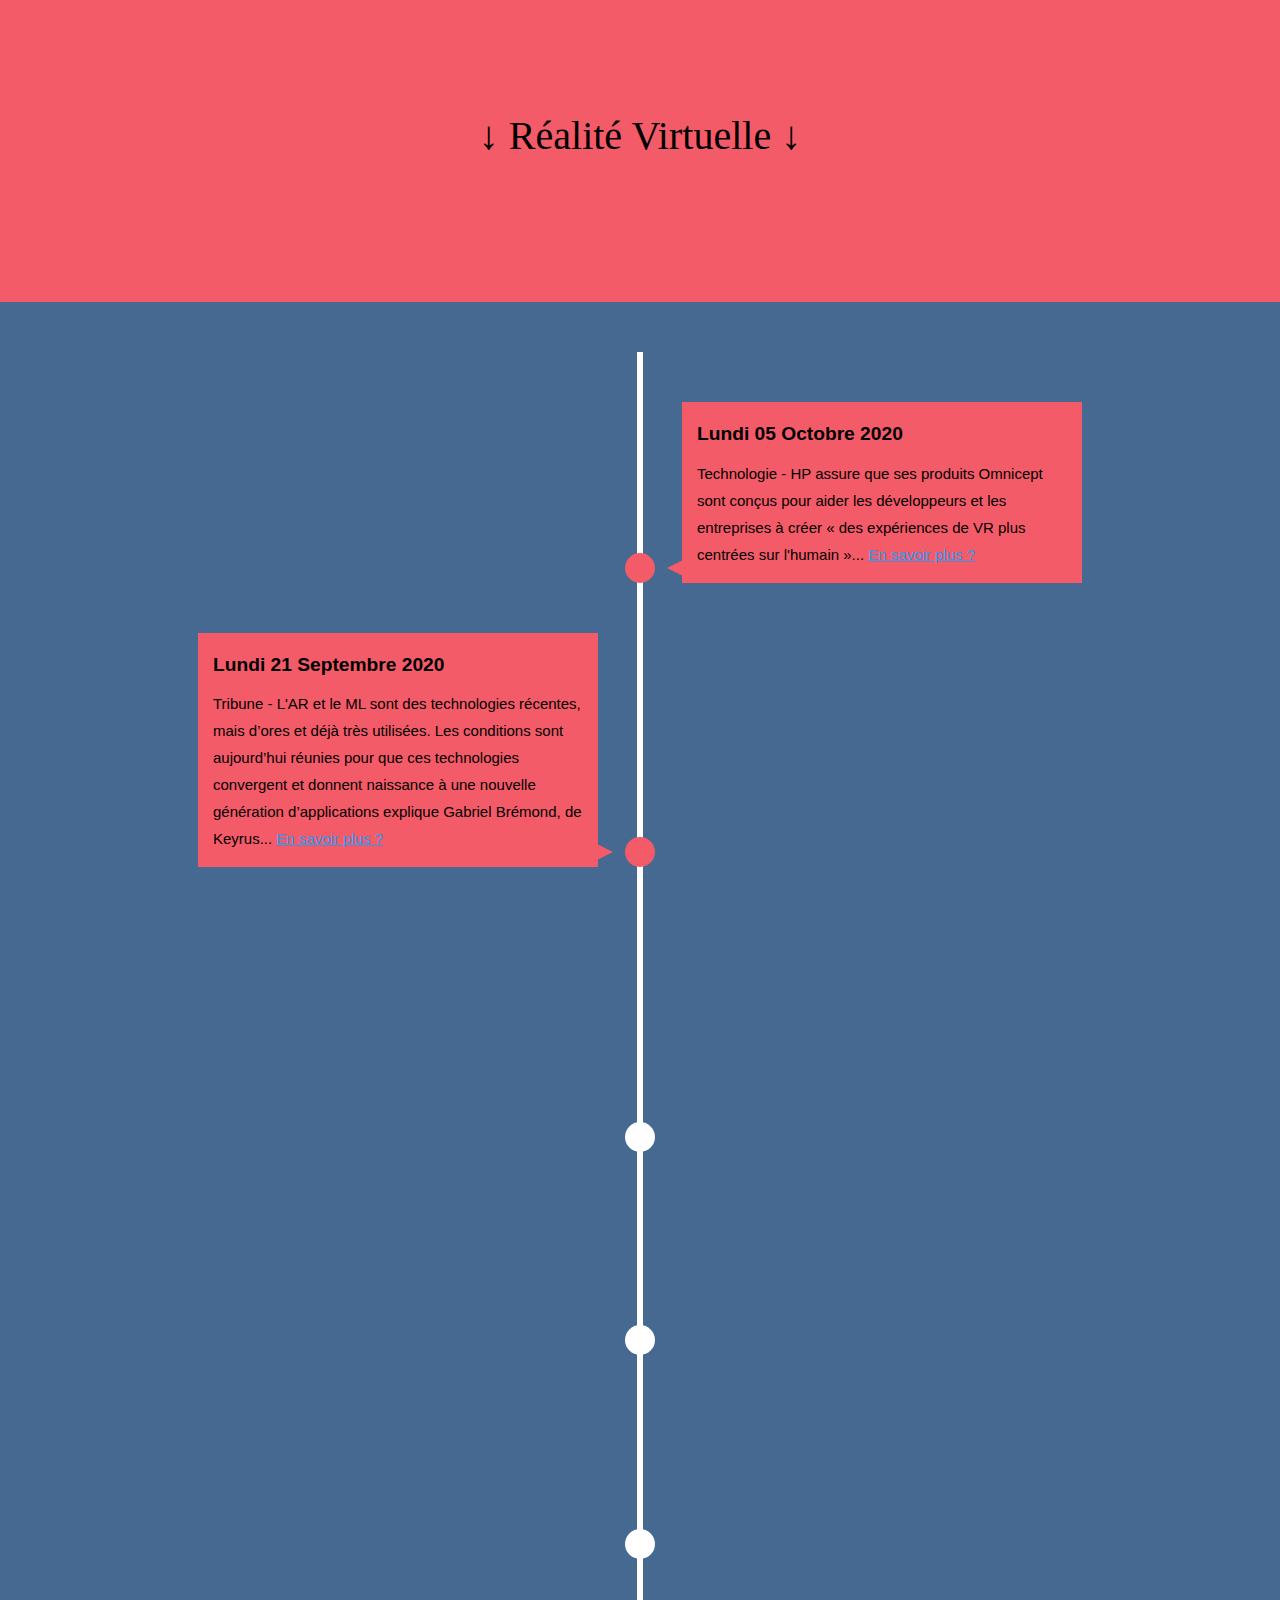
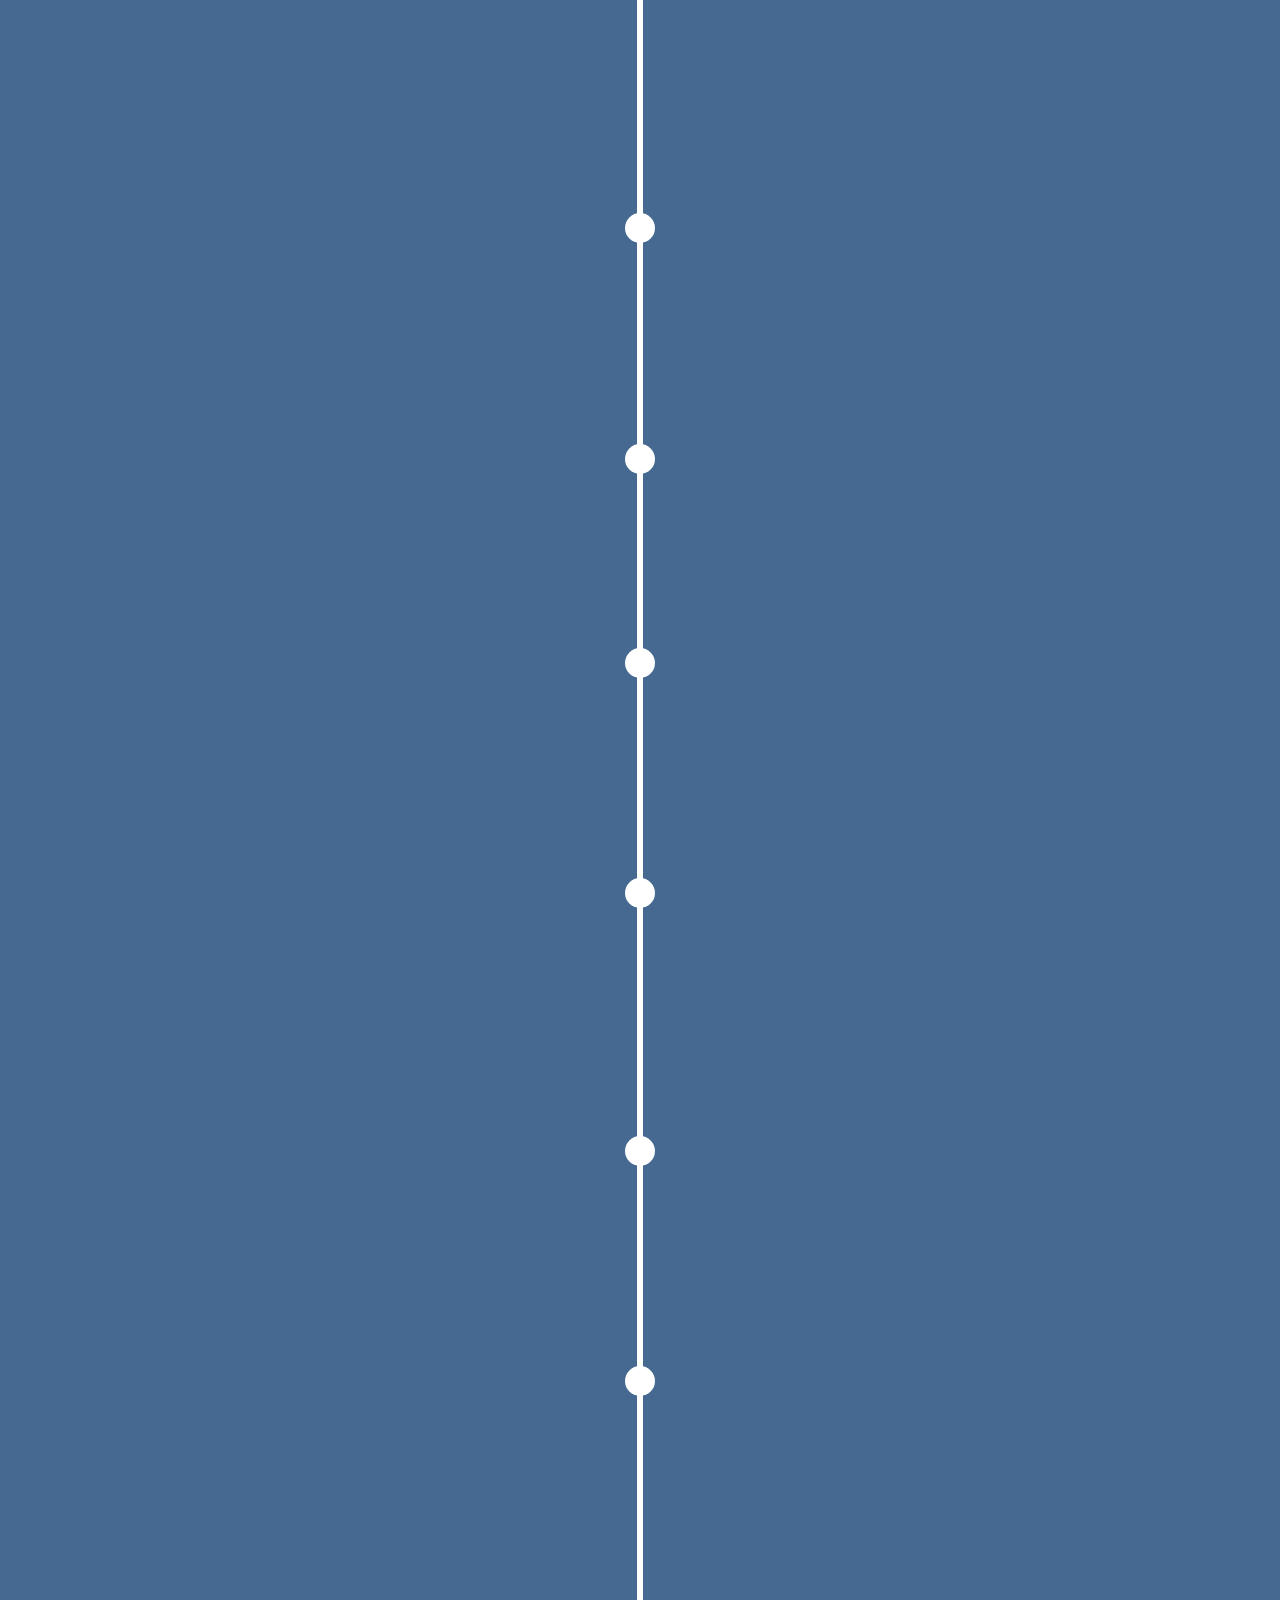
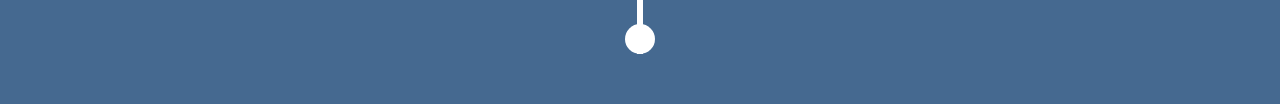
<file: veilletechnologique.html>
<!DOCTYPE html>
<html>
<head>
	<title>Portfolio || Veille Technologique</title>
	<meta charset="utf-8">
	<link rel="stylesheet" href="css/style.css">
	<link href="https://fonts.googleapis.com/css?family=Roboto" rel="stylesheet">
<script src="https://cdnjs.cloudflare.com/ajax/libs/jquery/2.0.2/jquery.min.js"></script>
</head>
	
	<style>
	body{
	 background-color: #000000;
   padding: 0px;
   margin: 0px;
 }
	#gradient
{
  width: 100%;
  height: 100%;
  padding: 0px;
  margin: 0px;
  z-index: 0;
}	
	</style>
	
<body>	
	
<section class="intro">
  <div class="container">
    <h1>&darr; Réalité Virtuelle &darr;</h1>
  </div>
</section>
	
<div id="gradient"></div>
<section class="timeline">
  <ul>
    <li>
      <div>
        <time>Lundi 05 Octobre 2020</time> Technologie - HP assure que ses produits Omnicept sont conçus pour aider les développeurs et les entreprises à créer 
	      « des expériences de VR plus centrées sur l'humain »... 
	      <a href="https://www.zdnet.fr/actualites/hp-reverb-g2-omnicept-edition-un-casque-de-realite-virtuelle-pense-pour-les-cas-d-usage-pros-39910671.htm" target="_blank">En savoir plus ?</a>
      </div>
    </li>
    <li>
      <div>
        <time>Lundi 21 Septembre 2020</time> Tribune - L'AR et le ML sont des technologies récentes, mais d’ores et déjà très utilisées. 
	      Les conditions sont aujourd’hui réunies pour que ces technologies convergent et donnent naissance à une nouvelle génération d’applications explique Gabriel Brémond, de Keyrus... 
	      <a href="https://www.zdnet.fr/actualites/realite-augmentee-machine-learning-un-nouveau-monde-de-possibilites-a-portee-de-regard-39909815.htm" target="_blank">En savoir plus ?</a>
      </div>
    </li>
    <li>
      <div>
        <time>Lundi 21 Septembre 2020</time> Transformation digitale - Les industriels continuent d'utiliser les dispositifs Cave, dont ils peuvent être équipés en interne. 
	      Plus coûteux que les casques immersifs, ces dispositifs se révèlent très efficients pour tester les process, de la conception au prototypage... 
	      <a href="https://www.zdnet.fr/actualites/skyreal-equipe-les-industriels-d-une-solution-vr-cave-39909851.htm" target="_blank">En savoir plus ?</a>
      </div>
    </li>
    <li>
      <div>
        <time>Mardi 15 Septembre 2020</time> Technologie - Avec un nouveau partenariat avec Mercedes-Benz USA, 
	      l'HoloLens 2 va devenir un outil essentiel pour les mécaniciens... 
	      <a href="https://www.zdnet.fr/actualites/video-facebook-montre-des-ray-ban-connectees-et-enracine-la-realite-virtuelle-pour-les-pros-39909769.htm" target="_blank">En savoir plus ?</a>
      </div>
    </li>
    <li>
      <div>
        <time>Mercredi 19 Août 2020</time> Technologie - Oculus exige un compte Facebook pour pouvoir se connecter à la réalité virtuelle à partir de début octobre... 
	      <a href="https://www.zdnet.fr/actualites/les-hologrammes-de-microsoft-se-dirigent-vers-le-garage-automobile-39909569.htm" target="_blank">En savoir plus ?</a>
      </div>
    </li>
    <li>
      <div>
        <time>Vendredi 07 Août 2020</time> Transformation digitale - La crise sanitaire a ouvert la voie aux visites virtuelles dans les usines. 
	      Le département packaging et développement de L'Oréal s'empare de solutions VR pour limiter 
	      les déplacements physiques de ses collaborateurs et favoriser les formations à distance... 
	      <a href="https://www.zdnet.fr/actualites/dans-un-monde-post-covid-les-solutions-immersives-seduisent-les-industriels-39907827.htm" target="_blank">En savoir plus ?</a>
      </div>
    </li>
    <li>
      <div>
        <time>Mercredi 24 Juin 2020</time> Technologie - Convaincu que la technologie 6DOF est « l'avenir de la VR », 
	      Oculus stoppe la mise en vente de ses casques de réalité virtuelle bas de gamme... 
	      <a href="https://www.zdnet.fr/actualites/facebook-abandonne-son-casque-vr-oculus-go-39905663.htm" target="_blank">En savoir plus ?</a>
      </div>
    </li>
    <li>
      <div>
        <time>Jeudi 28 Mai 2020</time> Technologie - Une étude neurologique révolutionnaire pourrait faire évoluer 
	      les mentalités sur la valeur réelle des musées virtuels... 
	      <a href="https://www.zdnet.fr/actualites/votre-cerveau-se-soucie-t-il-vraiment-que-ce-chef-d-oeuvre-soit-une-simple-copie-numerique-39904385.htm" target="_blank">En savoir plus ?</a>
      </div>
    </li>
    <li>
      <div>
        <time>Mardi 26 Mai 2020</time> Technologie - L'ancien PDG de HTC, Peter Chou, lance un nouveau casque de "réalité virtuelle sociale". 
	      Son pari, entamé il y a trois ans, réussira-t-il à trouver son public ?... 
	      <a href="https://www.zdnet.fr/actualites/l-ancien-pdg-de-htc-se-lance-dans-la-realite-virtuelle-sociale-avec-le-casque-mova-39904193.htm" target="_blank">En savoir plus ?</a>
      </div>
    </li>
    <li>
      <div>
        <time>Vendredi 15 Mai 2020</time> Business - La start-up, spécialisée dans la diffusion d'événements live en VR, 
	      compte parmi ses partenaires de nombreuses associations sportives américaines ainsi que des artistes musicaux... 
	      <a href="https://www.zdnet.fr/actualites/apple-acquiert-la-start-up-de-realite-virtuelle-nextvr-39903755.htm" target="_blank">En savoir plus ?</a>
      </div>
    </li>
    <li>
      <div>
        <time>Dimanche 10 Mai 2020</time> Technologie - Ce nouveau dispositif utilise une technique inédite pour simuler des objets. 
	      Mais cela aidera-t-il la VR à surmonter les problèmes d'adoption ?... 
	      <a href="https://www.zdnet.fr/actualites/pret-a-sentir-des-murs-solides-dans-la-realite-virtuelle-39903411.htm" target="_blank">En savoir plus ?</a>
      </div>
    </li>
    <li>
      <div>
        <time>Samedi 04 Avril 2020</time> Pratique - Visites virtuelles à 360 degrés, reconstitutions en 3D, réalité augmentée, vidéos en 4K... 
	      Depuis l'annonce des mesures de confinement, les musées ont fermé leurs portes au public, mais pas leurs collections.... 
	      <a href="https://www.zdnet.fr/pratique/les-musees-s-invitent-chez-vous-39901753.htm" target="_blank">En savoir plus ?</a>
      </div>
    </li>
  </ul>
</section>

<script type="text/javascript">
	
	(function() {

  'use strict';

  // define variables
  var items = document.querySelectorAll(".timeline li");

  // check if an element is in viewport
  // http://stackoverflow.com/questions/123999/how-to-tell-if-a-dom-element-is-visible-in-the-current-viewport
  function isElementInViewport(el) {
    var rect = el.getBoundingClientRect();
    return (
      rect.top >= 0 &&
      rect.left >= 0 &&
      rect.bottom <= (window.innerHeight || document.documentElement.clientHeight) &&
      rect.right <= (window.innerWidth || document.documentElement.clientWidth)
    );
  }

  function callbackFunc() {
    for (var i = 0; i < items.length; i++) {
      if (isElementInViewport(items[i])) {
        items[i].classList.add("in-view");
      }
    }
  }

  // listen for events
  window.addEventListener("load", callbackFunc);
  window.addEventListener("resize", callbackFunc);
  window.addEventListener("scroll", callbackFunc);

		var colors = new Array(
  [62,35,255],
  [60,255,60],
  [255,35,98],
  [45,175,230],
  [255,0,255],
  [255,128,0]);

var step = 0;
//color table indices for: 
// current color left
// next color left
// current color right
// next color right
var colorIndices = [0,1,2,3];

//transition speed
var gradientSpeed = 0.002;

function updateGradient()
{
  
  if ( $===undefined ) return;
  
var c0_0 = colors[colorIndices[0]];
var c0_1 = colors[colorIndices[1]];
var c1_0 = colors[colorIndices[2]];
var c1_1 = colors[colorIndices[3]];

var istep = 1 - step;
var r1 = Math.round(istep * c0_0[0] + step * c0_1[0]);
var g1 = Math.round(istep * c0_0[1] + step * c0_1[1]);
var b1 = Math.round(istep * c0_0[2] + step * c0_1[2]);
var color1 = "rgb("+r1+","+g1+","+b1+")";

var r2 = Math.round(istep * c1_0[0] + step * c1_1[0]);
var g2 = Math.round(istep * c1_0[1] + step * c1_1[1]);
var b2 = Math.round(istep * c1_0[2] + step * c1_1[2]);
var color2 = "rgb("+r2+","+g2+","+b2+")";

 $('#gradient').css({
   background: "-webkit-gradient(linear, left top, right top, from("+color1+"), to("+color2+"))"}).css({
    background: "-moz-linear-gradient(left, "+color1+" 0%, "+color2+" 100%)"});
  
  step += gradientSpeed;
  if ( step >= 1 )
  {
    step %= 1;
    colorIndices[0] = colorIndices[1];
    colorIndices[2] = colorIndices[3];
    
    //pick two new target color indices
    //do not pick the same as the current one
    colorIndices[1] = ( colorIndices[1] + Math.floor( 1 + Math.random() * (colors.length - 1))) % colors.length;
    colorIndices[3] = ( colorIndices[3] + Math.floor( 1 + Math.random() * (colors.length - 1))) % colors.length;
    
  }
}

setInterval(updateGradient,10);
		
})();
	
</script>

</body>
</html>
</file>
<file: css/style.css>
@font-face {
  font-family: 'icomoon';
  src: url("../fonts/icomoon/icomoon.eot?srf3rx");
  src: url("../fonts/icomoon/icomoon.eot?srf3rx#iefix") format("embedded-opentype"), url("../fonts/icomoon/icomoon.ttf?srf3rx") format("truetype"), url("../fonts/icomoon/icomoon.woff?srf3rx") format("woff"), url("../fonts/icomoon/icomoon.svg?srf3rx#icomoon") format("svg");
  font-weight: normal;
  font-style: normal; }

/* =======================================================
*
*   Ici y'a tout le CSS ( ou presque ) 
*   de la page du portfolio
*
* ======================================================= */
body {
  font-family: "Quicksand", Arial, sans-serif;
  font-weight: 400;
  font-size: 15px;
  line-height: 1.8;
  background-color: #FFFFFFF; 
}
  @media screen and (max-width: 992px) {
    body {
      font-size: 16px; } }

a {
  color: #2c98f0;
  -webkit-transition: 0.5s;
  -o-transition: 0.5s;
  transition: 0.5s; }
  a:hover, a:active, a:focus {
    color: #2c98f0;
    outline: none;
    text-decoration: none !important; }

p {
  margin-bottom: 1.5em; }

h1, h2, h3, h4, h5, h6 {
  color: #000;
  font-family: "Playfair Display", Georgia, serif;
  font-weight: 400;
  margin: 0 0 30px 0; }

figure {
  margin-bottom: 2.5em;
  float: left;
  width: 100%; }
  figure figcaption {
    font-size: 16px;
    width: 80%;
    margin: 20px auto 0px auto;
    color: #b3b3b3;
    font-style: italic;
    font-family: "Quicksand", Arial, sans-serif; }
    @media screen and (max-width: 480px) {
      figure figcaption {
        width: 100%; } }

::-webkit-selection {
  color: #fff;
  background: #2c98f0; }

::-moz-selection {
  color: #fff;
  background: #2c98f0; }

::selection {
  color: #fff;
  background: #2c98f0; }

#colorlib-page {
  width: 100%;
  position: relative; }

#colorlib-aside {
  padding-top: 3em;
  padding-bottom: 40px;
  float: left;
  width: 300px;
  position: fixed;
  z-index: 1001;
  background-color: rgba(255, 255, 255, 0.1);
  box-shadow: 1px 1px 10px black;
  -webkit-transition: 0.5s;
  -o-transition: 0.5s;
  transition: 0.5s; }

  @media screen and (max-width: 768px) {
    #colorlib-aside {
      width: 300px;
      -moz-transform: translateX(-300px);
      -webkit-transform: translateX(-300px);
      -ms-transform: translateX(-300px);
      -o-transform: translateX(-300px);
      transform: translateX(-300px);
      padding-top: 4em; } }
  #colorlib-aside .author-img {
    width: 150px;
    height: 150px;
    margin: 0 auto;
    margin-bottom: 30px;
    -webkit-border-radius: 50%;
    -moz-border-radius: 50%;
    -ms-border-radius: 50%;
    border-radius: 50%; }
  #colorlib-aside .position {
    display: block;
    margin-bottom: 2em;
    font-size: 12px;
    text-transform: uppercase; }
  #colorlib-aside #colorlib-logo {
    text-align: right;
    font-weight: 700;
    font-size: 22px;
    margin-bottom: .5em;
    display: block;
    width: 100%; }
    #colorlib-aside #colorlib-logo a {
      display: block;
      text-align: center;
      color: #000;
      padding-right: .3em; }
  #colorlib-aside #colorlib-main-menu {
    display: block;
    width: 100%; }
    #colorlib-aside #colorlib-main-menu .collapse {
      display: block !important; }
    #colorlib-aside #colorlib-main-menu ul {
      text-align: center;
      margin: 0;
      padding: 0; }
      @media screen and (max-width: 768px) {
        #colorlib-aside #colorlib-main-menu ul {
          margin: 0 0 2em 0; } }
      #colorlib-aside #colorlib-main-menu ul li {
        margin: 0 0 10px 0;
        padding: 0;
        list-style: none;
        font-size: 12px;
        font-weight: 500;
        text-transform: uppercase;
        letter-spacing: 1px; }
        #colorlib-aside #colorlib-main-menu ul li a {
          color: rgba(0, 0, 0, 0.7);
          text-decoration: none;
          position: relative;
          padding: 10px 0;
          font-family: "Quicksand", Arial, sans-serif;
          -webkit-transition: 0.3s;
          -o-transition: 0.3s;
          transition: 0.3s; }
          #colorlib-aside #colorlib-main-menu ul li a:after {
            content: "";
            position: absolute;
            height: 1px;
            bottom: 7px;
            left: 0;
            right: 0;
            background-color: #2c98f0;
            visibility: hidden;
            -webkit-transform: scaleX(0);
            -moz-transform: scaleX(0);
            -ms-transform: scaleX(0);
            -o-transform: scaleX(0);
            transform: scaleX(0);
            -webkit-transition: all 0.3s cubic-bezier(0.175, 0.885, 0.32, 1.275);
            -moz-transition: all 0.3s cubic-bezier(0.175, 0.885, 0.32, 1.275);
            -ms-transition: all 0.3s cubic-bezier(0.175, 0.885, 0.32, 1.275);
            -o-transition: all 0.3s cubic-bezier(0.175, 0.885, 0.32, 1.275);
            transition: all 0.3s cubic-bezier(0.175, 0.885, 0.32, 1.275); }
          #colorlib-aside #colorlib-main-menu ul li a:hover {
            text-decoration: none;
            color: black; }
            #colorlib-aside #colorlib-main-menu ul li a:hover:after {
              visibility: visible;
              -webkit-transform: scaleX(1);
              -moz-transform: scaleX(1);
              -ms-transform: scaleX(1);
              -o-transform: scaleX(1);
              transform: scaleX(1); }
        #colorlib-aside #colorlib-main-menu ul li.active a {
          color: #2c98f0; }
          #colorlib-aside #colorlib-main-menu ul li.active a:after {
            visibility: visible;
            -webkit-transform: scaleX(1);
            -moz-transform: scaleX(1);
            -ms-transform: scaleX(1);
            -o-transform: scaleX(1);
            transform: scaleX(1); }
  #colorlib-aside .colorlib-footer {
    font-size: 15px;
    text-align: center;
    font-weight: 400;
    color: rgba(0, 0, 0, 0.5);
    padding: 0 20px;
    width: 100%; }
    @media screen and (max-width: 768px) {
      #colorlib-aside .colorlib-footer {
        position: relative;
        bottom: 0; } }
    #colorlib-aside .colorlib-footer span {
      display: block; }
    #colorlib-aside .colorlib-footer ul {
      padding: 0;
      margin: 0; }
      #colorlib-aside .colorlib-footer ul li {
        padding: 0;
        margin: 0;
        display: inline;
        list-style: none; }
        #colorlib-aside .colorlib-footer ul li a {
          color: rgba(67, 165, 218, 0.5);
          padding: 4px; }
          #colorlib-aside .colorlib-footer ul li a:hover, #colorlib-aside .colorlib-footer ul li a:active, #colorlib-aside .colorlib-footer ul li a:focus {
            text-decoration: none;
            outline: none;
            color: #2c98f0; }

.container-wrap {
  max-width: 1170px;
  margin: 0 auto; }

#colorlib-main {
  width: calc(100% - 300px);
  float: right;
  -webkit-transition: 0.5s;
  -o-transition: 0.5s;
  transition: 0.5s; }
  @media screen and (max-width: 768px) {
    #colorlib-main {
      width: 100%;
      padding: 0 1em; } }

#colorlib-hero {
  min-height: 500px;
  background: #fff url(../images/loader.gif) no-repeat center center;
  width: 100%;
  float: left;
  margin-bottom: 10em;
  clear: both; }
  #colorlib-hero .flexslider {
    border: none;
    z-index: 1;
    margin-bottom: 0; }
    #colorlib-hero .flexslider .slides {
      position: relative;
      overflow: visible; }
      #colorlib-hero .flexslider .slides li {
        background-repeat: no-repeat;
        background-size: cover;
        background-position: bottom center;
        min-height: 400px;
        position: relative; }
    #colorlib-hero .flexslider .flex-control-nav {
      bottom: 20px;
      z-index: 1000;
      left: 20px;
      float: left;
      width: auto; }
      @media screen and (max-width: 768px) {
        #colorlib-hero .flexslider .flex-control-nav {
          right: 20px;
          top: 100px; } }
      #colorlib-hero .flexslider .flex-control-nav li {
        display: block;
        margin-bottom: 10px; }
        #colorlib-hero .flexslider .flex-control-nav li a {
          background: rgba(0, 0, 0, 0.5);
          -webkit-box-shadow: none;
          box-shadow: none;
          width: 12px;
          height: 12px;
          cursor: pointer; }
          #colorlib-hero .flexslider .flex-control-nav li a.flex-active {
            cursor: pointer;
            background: transparent;
            border: 2px solid #2c98f0; }
    #colorlib-hero .flexslider .flex-direction-nav {
      display: none; }
    #colorlib-hero .flexslider .slider-text {
      display: table;
      opacity: 0;
      min-height: 500px;
      z-index: 9; }
      #colorlib-hero .flexslider .slider-text > .slider-text-inner {
        display: table-cell;
        vertical-align: middle;
        min-height: 700px;
        padding: 2.5em;
        position: relative; }
        @media screen and (max-width: 768px) {
          #colorlib-hero .flexslider .slider-text > .slider-text-inner {
            text-align: center; } }
        #colorlib-hero .flexslider .slider-text > .slider-text-inner h1, #colorlib-hero .flexslider .slider-text > .slider-text-inner h2 {
          margin: 0;
          padding: 0;
          color: black;
          font-family: "Playfair Display", Georgia, serif; }
        #colorlib-hero .flexslider .slider-text > .slider-text-inner h1 {
          margin-bottom: 20px;
          font-size: 60px;
          line-height: 1.3;
          font-weight: 700; }
          @media screen and (max-width: 768px) {
            #colorlib-hero .flexslider .slider-text > .slider-text-inner h1 {
              font-size: 28px; } }
        #colorlib-hero .flexslider .slider-text > .slider-text-inner h2 {
          font-size: 18px;
          line-height: 1.5;
          margin-bottom: 30px;
          font-weight: 300;
          font-family: "Quicksand", Arial, sans-serif; }
          #colorlib-hero .flexslider .slider-text > .slider-text-inner h2 a {
            color: rgba(44, 152, 240, 0.8);
            border-bottom: 1px solid rgba(44, 152, 240, 0.7); }
        #colorlib-hero .flexslider .slider-text > .slider-text-inner .heading-section {
          font-size: 50px; }
          @media screen and (max-width: 768px) {
            #colorlib-hero .flexslider .slider-text > .slider-text-inner .heading-section {
              font-size: 30px; } }
        #colorlib-hero .flexslider .slider-text > .slider-text-inner s
.colorlib-lead {
          font-size: 20px;
          color: #fff; }
        #colorlib-hero .flexslider .slider-text > .slider-text-inner p {
          margin-bottom: 0; }
        #colorlib-hero .flexslider .slider-text > .slider-text-inner .btn {
          font-size: 12px;
          text-transform: uppercase;
          letter-spacing: 2px;
          color: #000;
          padding: 10px 15px !important;
          border: none;
          font-weight: 400; }
          #colorlib-hero .flexslider .slider-text > .slider-text-inner .btn.btn-learn {
            color: #000;
            border: 1px solid #000;
            background: transparent !important; }
            #colorlib-hero .flexslider .slider-text > .slider-text-inner .btn.btn-learn:hover {
              background: transparent !important;
              border: 1px solid #000 !important; }
          @media screen and (max-width: 768px) {
            #colorlib-hero .flexslider .slider-text > .slider-text-inner .btn {
              width: 100%; } }

body.offcanvas {
  overflow-x: hidden; }
  body.offcanvas #colorlib-aside {
    -moz-transform: translateX(0);
    -webkit-transform: translateX(0);
    -ms-transform: translateX(0);
    -o-transform: translateX(0);
    transform: translateX(0);
    width: 300px;
    background: #f2f3f7;
    z-index: 999;
    position: fixed; }
  body.offcanvas #colorlib-main, body.offcanvas .colorlib-nav-toggle {
    top: 0;
    -moz-transform: translateX(300px);
    -webkit-transform: translateX(300px);
    -ms-transform: translateX(300px);
    -o-transform: translateX(300px);
    transform: translateX(300px); }

.colorlib-narrow-content {
  padding: 0 2.5em; }
  @media screen and (max-width: 768px) {
    .colorlib-narrow-content {
      padding: 0; } }

.no-gutters {
  margin: 0;
  padding: 0; }

.colorlib-experience,
.colorlib-skills,
.colorlib-education,
.colorlib-blog,
.colorlib-work,
.colorlib-about,
.colorlib-services,
.colorlib-contact {
  padding-top: 4em;
  padding-bottom: 9em;
  clear: both;
  width: 100%;
  display: block; }
  @media screen and (max-width: 768px) {
    .colorlib-experience,
    .colorlib-skills,
    .colorlib-education,
    .colorlib-blog,
    .colorlib-work,
    .colorlib-about,
    .colorlib-services,
    .colorlib-contact {
      padding-top: 5em;
      padding-bottom: 8em; } }

.author-img {
  background-size: cover;
  background-position: center center;
  background-repeat: no-repeat;
  position: relative; }

.colorlib-heading {
  font-size: 18px;
  margin-bottom: 4em;
  font-weight: 700;
  text-transform: uppercase;
  letter-spacing: 5px;
  line-height: 1.8;
  position: relative; }
  .colorlib-heading span {
    display: block; }
  @media screen and (max-width: 768px) {
    .colorlib-heading {
      margin-bottom: 3em; } }

.heading-meta {
  margin-bottom: 15px;
  display: block;
  font-size: 10px;
  text-transform: uppercase;
  color: #999999;
  font-weight: 500;
  letter-spacing: 5px; }

.about-img {
  width: 100%;
  height: 600px;
  margin-bottom: 30px; }

.about-desc h3 {
  font-size: 18px;
  text-transform: uppercase;
  letter-spacing: 5px;
  font-weight: 500; }

.hire {
  padding: 2em;
  background: #f9bf3f; }
  .hire h2 {
    line-height: 1.5; }
  .hire .btn-hire {
    color: #000;
    text-transform: uppercase;
    letter-spacing: 1px;
    bordeR: 1px solid #000;
    padding: 2px 10px; }

.fancy-collapse-panel .panel-default > .panel-heading {
  padding: 0; }

.panel-heading a {
  padding: 20px 25px;
  display: block;
  width: 100%;
  font-weight: 500;
  font-size: 14px;
  letter-spacing: 1px;
  text-transform: uppercase;
  font-family: "Quicksand", Arial, sans-serif;
  background-color: #2c98f0;
  color: #fff;
  position: relative;
  -webkit-box-shadow: none !important;
  -moz-box-shadow: none !important;
  -ms-box-shadow: none !important;
  -o-box-shadow: none !important;
  box-shadow: none !important; }

.panel {
  -webkit-box-shadow: none !important;
  -moz-box-shadow: none !important;
  -ms-box-shadow: none !important;
  -o-box-shadow: none !important;
  box-shadow: none !important;
  border: none; }

.panel-heading a:after {
  font-family: "icomoon";
  content: "\e115";
  position: absolute;
  right: 20px;
  font-size: 14px;
  font-weight: 400;
  top: 50%;
  line-height: 1;
  margin-top: -7px; }

.panel-heading a.collapsed:after {
  content: "\e114"; }

.panel-heading a.collapsed {
  background: #f2f3f7;
  border: 1px solid #e6e6e6 !important;
  color: #333333; }

.panel-body {
  padding: 1.5em;
  margin-top: 5px;
  border: 1px solid #e6e6e6 !important; }

.timeline-centered {
  position: relative;
  margin-bottom: 30px; }

.timeline-centered:before, .timeline-centered:after {
  content: " ";
  display: table; }

.timeline-centered:after {
  clear: both; }

.timeline-centered:before, .timeline-centered:after {
  content: " ";
  display: table; }

.timeline-centered:after {
  clear: both; }

.timeline-centered:before {
  content: '';
  position: absolute;
  display: block;
  width: 4px;
  background: #f2f3f7;
  top: 20px;
  bottom: 20px;
  margin-left: 29px; }

.timeline-centered .timeline-entry {
  position: relative;
  margin-top: 5px;
  margin-left: 30px;
  margin-bottom: 10px;
  clear: both; }

.timeline-centered .timeline-entry .timeline-entry-inner {
  position: relative;
  margin-left: -20px; }

.timeline-centered .timeline-entry .timeline-entry-inner .timeline-icon {
  display: block;
  width: 40px;
  height: 40px;
  background: #2c98f0;
  -webkit-border-radius: 50%;
  -moz-border-radius: 50%;
  -ms-border-radius: 50%;
  border-radius: 50%;
  text-align: center;
  -moz-box-shadow: 0 0 0 5px #f2f3f7;
  -webkit-box-shadow: 0 0 0 5px #f2f3f7;
  box-shadow: 0 0 0 5px #f2f3f7;
  line-height: 40px;
  float: left; }
  .timeline-centered .timeline-entry .timeline-entry-inner .timeline-icon i {
    color: #fff; }
  .timeline-centered .timeline-entry .timeline-entry-inner .timeline-icon.color-2 {
    background: #ec5453; }
  .timeline-centered .timeline-entry .timeline-entry-inner .timeline-icon.color-3 {
    background: #f9bf3f; }
  .timeline-centered .timeline-entry .timeline-entry-inner .timeline-icon.color-4 {
    background: #a84cb8; }
  .timeline-centered .timeline-entry .timeline-entry-inner .timeline-icon.color-5 {
    background: #2fa499; }
  .timeline-centered .timeline-entry .timeline-entry-inner .timeline-icon.color-none {
    background: #fff;
    width: 20px;
    height: 20px;
    margin-left: 10px; }

.timeline-centered .timeline-entry .timeline-entry-inner .timeline-label {
  position: relative;
  background: #f2f3f7;
  padding: 1.5em;
  margin-left: 60px;
  -webkit-background-clip: padding-box;
  -moz-background-clip: padding;
  background-clip: padding-box; }

.timeline-centered .timeline-entry .timeline-entry-inner .timeline-label:after {
  content: '';
  display: block;
  position: absolute;
  width: 0;
  height: 0;
  border-style: solid;
  border-width: 9px 9px 9px 0;
  border-color: transparent #f2f3f7 transparent transparent;
  left: 0;
  top: 10px;
  margin-left: -9px; }

.timeline-centered .timeline-entry .timeline-entry-inner .timeline-label p + p {
  margin-top: 15px; }

.timeline-centered .timeline-entry .timeline-entry-inner .timeline-label h2 {
  font-size: 20px;
  font-family: "Quicksand", Arial, sans-serif;
  font-weight: 500; }

.timeline-centered .timeline-entry .timeline-entry-inner .timeline-label h2 a {
  color: #000; }

.timeline-centered .timeline-entry .timeline-entry-inner .timeline-label h2 span {
  -webkit-opacity: .4;
  -moz-opacity: .4;
  opacity: .4;
  -ms-filter: alpha(opacity=40);
  filter: alpha(opacity=40);
  font-size: 16px; }

.services {
  margin-bottom: 30px;
  padding: 1.5em;
  -webkit-box-shadow: 0px 0px 56px -8px rgba(0, 0, 0, 0.17);
  -moz-box-shadow: 0px 0px 56px -8px rgba(0, 0, 0, 0.17);
  -ms-box-shadow: 0px 0px 56px -8px rgba(0, 0, 0, 0.17);
  -o-box-shadow: 0px 0px 56px -8px rgba(0, 0, 0, 0.17);
  box-shadow: 0px 0px 56px -8px rgba(0, 0, 0, 0.17);
  border-bottom: 2px solid #2c98f0; }
  .services .icon2 {
    display: block;
    margin-bottom: 20px; }
    .services .icon2 i {
      font-size: 30px;
      color: #2c98f0; }
  .services h3 {
    font-family: "Quicksand", Arial, sans-serif;
    font-size: 16px;
    font-weight: 500; }
  .services.color-2 {
    border-bottom: 2px solid #ec5453; }
    .services.color-2 .icon2 i {
      color: #ec5453; }
  .services.color-3 {
    border-bottom: 2px solid #f9bf3f; }
    .services.color-3 .icon2 i {
      color: #f9bf3f; }
  .services.color-4 {
    border-bottom: 2px solid #a84cb8; }
    .services.color-4 .icon2 i {
      color: #a84cb8; }
  .services.color-5 {
    border-bottom: 2px solid #2fa499; }
  .services.color-6 {
    border-bottom: 2px solid #4054b2; }

.services {
  margin-bottom: 80px;
  position: relative;
  z-index: 0; }
  @media screen and (max-width: 768px) {
    .services {
      margin-bottom: 4em; } }
  .services .icon {
    position: absolute;
    top: -20px;
    left: 0;
    width: 100px;
    height: 50px;
    display: table;
    margin: 0 auto;
    background: #2c98f0; }
    .services .icon:before, .services .icon:after {
      position: absolute;
      left: 0;
      right: 0;
      content: ''; }
    .services .icon:before {
      top: -30px;
      width: 0;
      height: 0;
      border-style: solid;
      border-width: 0 50px 30px 50px;
      border-color: transparent transparent #2c98f0 transparent; }
    .services .icon:after {
      bottom: -30px;
      width: 0;
      height: 0;
      border-style: solid;
      border-width: 30px 50px 0 50px;
      border-color: #2c98f0 transparent transparent transparent; }
    .services .icon i {
      font-size: 30px;
      color: #fff;
      z-index: 1;
      display: table-cell;
      vertical-align: middle; }
  .services .desc {
    margin-top: 60px; }
    .services .desc h3 {
      font-size: 16px;
      font-weight: 700;
      text-transform: uppercase; }
  .services.color-2 .icon {
    background: #ec5453; }
    .services.color-2 .icon:before {
      border-color: transparent transparent #ec5453 transparent; }
    .services.color-2 .icon:after {
      border-color: #ec5453 transparent transparent transparent; }
  .services.color-3 .icon {
    background: #f9bf3f; }
    .services.color-3 .icon:before {
      border-color: transparent transparent #f9bf3f transparent; }
    .services.color-3 .icon:after {
      border-color: #f9bf3f transparent transparent transparent; }
  .services.color-4 .icon {
    background: #a84cb8; }
    .services.color-4 .icon:before {
      border-color: transparent transparent #a84cb8 transparent; }
    .services.color-4 .icon:after {
      border-color: #a84cb8 transparent transparent transparent; }
  .services.color-5 .icon {
    background: #2fa499; }
    .services.color-5 .icon:before {
      border-color: transparent transparent #2fa499 transparent; }
    .services.color-5 .icon:after {
      border-color: #2fa499 transparent transparent transparent; }
  .services.color-6 .icon {
    background: #4054b2; }
    .services.color-6 .icon:before {
      border-color: transparent transparent #4054b2 transparent; }
    .services.color-6 .icon:after {
      border-color: #4054b2 transparent transparent transparent; }

.progress-wrap h3 {
  font-size: 16px;
  font-family: "Quicksand", Arial, sans-serif;
  margin-bottom: 10px; }

.progress {
  height: 6px;
  -webkit-box-shadow: none;
  box-shadow: none;
  background: #f2f3f7;
  overflow: visible; }

.progress-bar {
  background: #2c98f0;
  -webkit-box-shadow: none;
  box-shadow: none;
  font-size: 12px;
  line-height: 1.2;
  color: #000;
  font-weight: 600;
  text-align: right;
  position: relative;
  overflow: visible;
  -webkit-border-radius: 8px;
  -moz-border-radius: 8px;
  -ms-border-radius: 8px;
  border-radius: 8px; }
  .progress-bar:after {
    position: absolute;
    top: -2px;
    right: 0;
    width: 10px;
    height: 10px;
    content: '';
    background: #2c98f0;
    -webkit-border-radius: 50%;
    -moz-border-radius: 50%;
    -ms-border-radius: 50%;
    border-radius: 50%; }
  .progress-bar span {
    position: absolute;
    top: -22px;
    right: 0; }
  .progress-bar.color-1 {
    background: #2c98f0; }
    .progress-bar.color-1:after {
      background: #2c98f0; }
    .progress-bar.color-1 span {
      color: #2c98f0; }
  .progress-bar.color-2 {
    background: #ec5453; }
    .progress-bar.color-2:after {
      background: #ec5453; }
    .progress-bar.color-2 span {
      color: #ec5453; }
  .progress-bar.color-3 {
    background: #f9bf3f; }
    .progress-bar.color-3:after {
      background: #f9bf3f; }
    .progress-bar.color-3 span {
      color: #f9bf3f; }
  .progress-bar.color-4 {
    background: #a84cb8; }
    .progress-bar.color-4:after {
      background: #a84cb8; }
    .progress-bar.color-4 span {
      color: #a84cb8; }
  .progress-bar.color-5 {
    background: #2fa499; }
    .progress-bar.color-5:after {
      background: #2fa499; }
    .progress-bar.color-5 span {
      color: #2fa499; }
  .progress-bar.color-6 {
    background: #4054b2; }
    .progress-bar.color-6:after {
      background: #4054b2; }
    .progress-bar.color-6 span {
      color: #4054b2; }

.colorlib-feature {
  text-align: left;
  width: 100%;
  float: left;
  margin-bottom: 40px;
  position: relative; }
  .colorlib-feature .colorlib-icon {
    position: absolute;
    top: 0;
    left: 0;
    width: 100px;
    height: 100px;
    display: table;
    text-align: center;
    background: #f2f3f7;
    -webkit-border-radius: 2px;
    -moz-border-radius: 2px;
    -ms-border-radius: 2px;
    border-radius: 2px; }
    .colorlib-feature .colorlib-icon i {
      display: table-cell;
      vertical-align: middle;
      color: #2c98f0;
      font-size: 60px;
      height: 100px; }
      @media screen and (max-width: 1200px) {
        .colorlib-feature .colorlib-icon i {
          font-size: 40px; } }
  .colorlib-feature .colorlib-text {
    padding-left: 120px;
    width: 100%; }
    .colorlib-feature .colorlib-text h2, .colorlib-feature .colorlib-text h3 {
      margin: 0;
      padding: 0; }
    .colorlib-feature .colorlib-text h3 {
      font-weight: 500;
      margin-bottom: 20px;
      color: rgba(0, 0, 0, 0.7);
      font-size: 14px;
      letter-spacing: 3px;
      text-transform: uppercase; }
  .colorlib-feature.colorlib-feature-sm .colorlib-text {
    margin-top: 30px; }
  .colorlib-feature.colorlib-feature-sm .colorlib-icon i {
    color: #2c98f0;
    font-size: 40px; }
    @media screen and (max-width: 1200px) {
      .colorlib-feature.colorlib-feature-sm .colorlib-icon i {
        font-size: 28px; } }

.blog-entry {
  width: 100%;
  float: left;
  background: #fff;
  margin-bottom: 3em; }
  @media screen and (max-width: 768px) {
    .blog-entry {
      margin-bottom: 3em; } }
  .blog-entry .blog-img {
    width: 100%;
    float: left;
    overflow: hidden;
    position: relative;
    z-index: 1;
    margin-bottom: 25px; }
    .blog-entry .blog-img img {
      position: relative;
      max-width: 100%;
      -webkit-transform: scale(1);
      -moz-transform: scale(1);
      -ms-transform: scale(1);
      -o-transform: scale(1);
      transform: scale(1);
      -webkit-transition: 0.3s;
      -o-transition: 0.3s;
      transition: 0.3s; }
  .blog-entry .desc h3 {
    font-size: 16px;
    margin-bottom: 25px;
    line-height: auto;
    font-weight: 500;
    text-transform: uppercase;
    letter-spacing: 1px;
    font-family: "Quicksand", Arial, sans-serif; }
    .blog-entry .desc h3 a {
      color: #000;
      text-decoration: none; }
  .blog-entry .desc span {
    display: block;
    margin-bottom: 20px;
    font-size: 12px;
    color: rgba(0, 0, 0, 0.4) !important;
    text-transform: uppercase;
    letter-spacing: 1px;
    font-weight: 400; }
    .blog-entry .desc span small i {
      color: #999999; }
  .blog-entry .desc .lead {
    font-size: 12px;
    text-transform: uppercase;
    letter-spacing: 2px;
    color: #000; }
  .blog-entry:hover .blog-img img {
    -webkit-transform: scale(1.1);
    -moz-transform: scale(1.1);
    -ms-transform: scale(1.1);
    -o-transform: scale(1.1);
    transform: scale(1.1); }

.work-menu span {
  margin-left: 10px; }
  .work-menu span:first-child {
    margin-left: 0; }
  .work-menu span a {
    color: #000; }
    .work-menu span a.active {
      color: #2c98f0; }

.project {
  background-size: cover;
  background-position: center center;
  background-repeat: no-repeat;
  position: relative;
  height: 300px;
  width: 100%;
  display: block;
  margin-bottom: 30px; }
  .project .desc {
    position: absolute;
    top: 0;
    bottom: 0;
    left: 0;
    right: 0;
    background: #2c98f0;
    opacity: 0;
    -webkit-transition: 0.3s;
    -o-transition: 0.3s;
    transition: 0.3s; }
    .project .desc .con {
      padding: 20px;
      display: block;
      position: relative;
      height: 300px; }
      .project .desc .con .icon {
        position: absolute;
        bottom: 20px;
        left: 20px;
        right: 20px; }
        .project .desc .con .icon span {
          display: inline;
          padding-right: 5px; }
          .project .desc .con .icon span a {
            color: #333333;
            padding: 5px;
            background: rgba(255, 255, 255, 0.5);
            -webkit-border-radius: 4px;
            -moz-border-radius: 4px;
            -ms-border-radius: 4px;
            border-radius: 4px; }
        .project .desc .con .icon i {
          font-size: 16px;
          color: #333333; }
    .project .desc h3 {
      font-family: "Quicksand", Arial, sans-serif;
      font-size: 16px;
      font-weight: 500;
      text-transform: uppercase;
      letter-spacing: 1px;
      -webkit-transition: -webkit-transform 0.3s, opacity 0.3s;
      -webkit-transition: opacity 0.3s, -webkit-transform 0.3s;
      transition: opacity 0.3s, -webkit-transform 0.3s;
      -o-transition: transform 0.3s, opacity 0.3s;
      transition: transform 0.3s, opacity 0.3s;
      transition: transform 0.3s, opacity 0.3s, -webkit-transform 0.3s;
      -webkit-transform: translate3d(0, -15px, 0);
      transform: translate3d(0, -15px, 0);
      margin-bottom: 15px; }
      .project .desc h3 a {
        color: #fff; }
    .project .desc span {
      display: block;
      color: rgba(255, 255, 255, 0.7);
      font-size: 13px;
      -webkit-transition: -webkit-transform 0.3s, opacity 0.3s;
      -webkit-transition: opacity 0.3s, -webkit-transform 0.3s;
      transition: opacity 0.3s, -webkit-transform 0.3s;
      -o-transition: transform 0.3s, opacity 0.3s;
      transition: transform 0.3s, opacity 0.3s;
      transition: transform 0.3s, opacity 0.3s, -webkit-transform 0.3s;
      -webkit-transform: translate3d(0, 15px, 0);
      transform: translate3d(0, 15px, 0); }
      .project .desc span a {
        color: #000; }
    @media screen and (max-width: 768px) {
      .project .desc {
        opacity: 1;
        background: rgba(0, 0, 0, 0.4); }
        .project .desc h3 {
          font-style: 28px;
          -webkit-transform: translate3d(0, 0, 0);
          transform: translate3d(0, 0, 0);
          color: #000; }
        .project .desc span {
          -webkit-transform: translate3d(0, 0, 0);
          transform: translate3d(0, 0, 0); } }
  .project:hover .desc {
    opacity: 1; }
    .project:hover .desc h3 {
      -webkit-transform: translate3d(0, 0, 0);
      transform: translate3d(0, 0, 0); }
    .project:hover .desc span {
      -webkit-transform: translate3d(0, 0, 0);
      transform: translate3d(0, 0, 0); }

.btn-load-more {
  width: 100%; }

#colorlib-counter {
  position: relative;
  clear: both;
  margin-bottom: 5em; }

.colorlib-counters {
  padding: 3em 0;
  background-size: cover;
  background-attachment: fixed;
  background-position: center center; }
  .colorlib-counters .overlay {
    z-index: 0;
    position: absolute;
    bottom: 0;
    top: 0;
    left: 0;
    right: 0;
    background: rgba(0, 0, 0, 0.4); }
  .colorlib-counters .icon {
    width: 100px;
    height: 100px;
    display: table;
    margin: 0 auto;
    margin-bottom: 20px; }
    .colorlib-counters .icon i {
      display: table-cell;
      vertical-align: middle;
      width: 100px;
      height: 100px;
      font-size: 50px;
      color: #2c98f0;
      background: #fff;
      -webkit-border-radius: 50%;
      -moz-border-radius: 50%;
      -ms-border-radius: 50%;
      border-radius: 50%; }
  .colorlib-counters .counter-wrap {
    border: 1px solid red !important; }
  .colorlib-counters .colorlib-counter {
    font-size: 40px;
    display: block;
    color: white;
    font-family: "Quicksand", Arial, sans-serif;
    width: 100%;
    font-weight: 700;
    margin-bottom: .3em; }
  .colorlib-counters .colorlib-counter-label {
    color: rgba(255, 255, 255, 0.7);
    text-transform: uppercase;
    font-size: 14px;
    letter-spacing: 5px;
    margin-bottom: 2em;
    display: block; }

.colorlib-social {
  padding: 0;
  margin: 0;
  text-align: center; }
  .colorlib-social li {
    padding: 0;
    margin: 0;
    list-style: none;
    display: -moz-inline-stack;
    display: inline-block;
    zoom: 1;
    *display: inline; }
    .colorlib-social li a {
      font-size: 22px;
      color: #000;
      padding: 10px;
      display: -moz-inline-stack;
      display: inline-block;
      zoom: 1;
      *display: inline;
      -webkit-border-radius: 7px;
      -moz-border-radius: 7px;
      -ms-border-radius: 7px;
      border-radius: 7px; }
      @media screen and (max-width: 768px) {
        .colorlib-social li a {
          padding: 10px 8px; } }
      .colorlib-social li a:hover {
        color: #2c98f0; }
      .colorlib-social li a:hover, .colorlib-social li a:active, .colorlib-social li a:focus {
        outline: none;
        text-decoration: none;
        color: #2c98f0; }

#map {
  width: 100%;
  height: 700px; }
  @media screen and (max-width: 768px) {
    #map {
      height: 200px; } }

.colorlib-bg-color {
  background: #fafafa;
  position: relative; }

.pagination {
  padding: 0; }
  .pagination li {
    margin: 2px; }
    .pagination li a {
      color: #000;
      background: transparent;
      color: #000;
      margin: 2px;
      -webkit-border-radius: 0;
      -moz-border-radius: 0;
      -ms-border-radius: 0;
      border-radius: 0; }
      .pagination li a:first-child {
        -webkit-border-radius: 2px;
        -moz-border-radius: 2px;
        -ms-border-radius: 2px;
        border-radius: 2px; }
      .pagination li a:hover, .pagination li a:focus {
        background: #2c98f0;
        color: #fff;
        border: 1px solid #2c98f0; }
      @media screen and (max-width: 768px) {
        .pagination li a {
          padding: 7px 15px; } }
    .pagination li.active a {
      background: #2c98f0;
      border: 1px solid #2c98f0 !important; }
      .pagination li.active a:hover, .pagination li.active a:focus {
        background: #2c98f0;
        color: #fff;
        border: 1px solid #2c98f0 !important; }

.btn {
  margin-right: 4px;
  margin-bottom: 4px;
  font-family: "Quicksand", Arial, sans-serif;
  font-size: 12px;
  font-weight: 400;
  text-transform: uppercase;
  letter-spacing: 1px;
  -webkit-border-radius: 2px;
  -moz-border-radius: 2px;
  -ms-border-radius: 2px;
  border-radius: 2px;
  -webkit-transition: 0.5s;
  -o-transition: 0.5s;
  transition: 0.5s;
  padding: 8px 15px !important; }
  .btn.btn-sm {
    padding: 4px 15px !important; }
  .btn.btn-md {
    padding: 8px 20px !important; }
  .btn.btn-lg {
    padding: 18px 36px !important; }
  .btn:hover, .btn:active, .btn:focus {
    -webkit-box-shadow: none !important;
    box-shadow: none !important;
    outline: none !important; }

.btn-primary {
  background: #2c98f0;
  color: #fff;
  border: 2px solid #2c98f0; }
  .btn-primary:hover, .btn-primary:focus, .btn-primary:active {
    background: #44a4f2 !important;
    border-color: #44a4f2 !important; }
  .btn-primary.btn-outline {
    background: transparent;
    color: #2c98f0;
    border: 2px solid #2c98f0; }
    .btn-primary.btn-outline:hover, .btn-primary.btn-outline:focus, .btn-primary.btn-outline:active {
      background: #2c98f0;
      color: #fff; }

.btn-success {
  background: #5cb85c;
  color: #fff;
  border: 2px solid #5cb85c; }
  .btn-success:hover, .btn-success:focus, .btn-success:active {
    background: #4cae4c !important;
    border-color: #4cae4c !important; }
  .btn-success.btn-outline {
    background: transparent;
    color: #5cb85c;
    border: 2px solid #5cb85c; }
    .btn-success.btn-outline:hover, .btn-success.btn-outline:focus, .btn-success.btn-outline:active {
      background: #5cb85c;
      color: #fff; }

.btn-info {
  background: #5bc0de;
  color: #fff;
  border: 2px solid #5bc0de; }
  .btn-info:hover, .btn-info:focus, .btn-info:active {
    background: #46b8da !important;
    border-color: #46b8da !important; }
  .btn-info.btn-outline {
    background: transparent;
    color: #5bc0de;
    border: 2px solid #5bc0de; }
    .btn-info.btn-outline:hover, .btn-info.btn-outline:focus, .btn-info.btn-outline:active {
      background: #5bc0de;
      color: #fff; }

.btn-warning {
  background: #f0ad4e;
  color: #fff;
  border: 2px solid #f0ad4e; }
  .btn-warning:hover, .btn-warning:focus, .btn-warning:active {
    background: #eea236 !important;
    border-color: #eea236 !important; }
  .btn-warning.btn-outline {
    background: transparent;
    color: #f0ad4e;
    border: 2px solid #f0ad4e; }
    .btn-warning.btn-outline:hover, .btn-warning.btn-outline:focus, .btn-warning.btn-outline:active {
      background: #f0ad4e;
      color: #fff; }

.btn-danger {
  background: #d9534f;
  color: #fff;
  border: 2px solid #d9534f; }
  .btn-danger:hover, .btn-danger:focus, .btn-danger:active {
    background: #d43f3a !important;
    border-color: #d43f3a !important; }
  .btn-danger.btn-outline {
    background: transparent;
    color: #d9534f;
    border: 2px solid #d9534f; }
    .btn-danger.btn-outline:hover, .btn-danger.btn-outline:focus, .btn-danger.btn-outline:active {
      background: #d9534f;
      color: #fff; }

.btn-outline {
  background: none;
  border: 2px solid gray;
  font-size: 16px;
  -webkit-transition: 0.3s;
  -o-transition: 0.3s;
  transition: 0.3s; }
  .btn-outline:hover, .btn-outline:focus, .btn-outline:active {
    -webkit-box-shadow: none;
    box-shadow: none; }

.form-control {
  -webkit-appearance: none;
  -moz-appearance: none;
  appearance: none;
  -webkit-box-shadow: none;
  box-shadow: none;
  background: transparent;
  border: transparent;
  background: #f2f3f7;
  height: 54px;
  font-size: 16px;
  font-weight: 400;
  -webkit-transition: 0.3s;
  -o-transition: 0.3s;
  transition: 0.3s;
  -webkit-border-radius: 0;
  -moz-border-radius: 0;
  -ms-border-radius: 0;
  border-radius: 0; }
  .form-control:active, .form-control:focus {
    outline: none;
    -webkit-box-shadow: none;
    box-shadow: none;
    border-color: transparent;
    background: #f0f0f0; }

#message {
  height: 130px; }

.colorlib-nav-toggle {
  cursor: pointer;
  text-decoration: none; }
  .colorlib-nav-toggle.active i::before, .colorlib-nav-toggle.active i::after {
    background: #000; }
  .colorlib-nav-toggle.dark.active i::before, .colorlib-nav-toggle.dark.active i::after {
    background: #000; }
  .colorlib-nav-toggle:hover, .colorlib-nav-toggle:focus, .colorlib-nav-toggle:active {
    outline: none;
    border-bottom: none !important; }
  .colorlib-nav-toggle i {
    position: relative;
    display: -moz-inline-stack;
    display: inline-block;
    zoom: 1;
    *display: inline;
    width: 30px;
    height: 2px;
    color: #000;
    font: bold 14px/.4 Helvetica;
    text-transform: uppercase;
    text-indent: -55px;
    background: #000;
    -webkit-transition: all .2s ease-out;
    -o-transition: all .2s ease-out;
    transition: all .2s ease-out; }
    .colorlib-nav-toggle i::before, .colorlib-nav-toggle i::after {
      content: '';
      width: 30px;
      height: 2px;
      background: #000;
      position: absolute;
      left: 0;
      -webkit-transition: 0.2s;
      -o-transition: 0.2s;
      transition: 0.2s; }
  .colorlib-nav-toggle.dark i {
    position: relative;
    color: #000;
    background: #000;
    -webkit-transition: all .2s ease-out;
    -o-transition: all .2s ease-out;
    transition: all .2s ease-out; }
    .colorlib-nav-toggle.dark i::before, .colorlib-nav-toggle.dark i::after {
      background: #000;
      -webkit-transition: 0.2s;
      -o-transition: 0.2s;
      transition: 0.2s; }

.colorlib-nav-toggle i::before {
  top: -7px; }

.colorlib-nav-toggle i::after {
  bottom: -7px; }

.colorlib-nav-toggle:hover i::before {
  top: -10px; }

.colorlib-nav-toggle:hover i::after {
  bottom: -10px; }

.colorlib-nav-toggle.active i {
  background: transparent; }

.colorlib-nav-toggle.active i::before {
  top: 0;
  -webkit-transform: rotateZ(45deg);
  -moz-transform: rotateZ(45deg);
  -ms-transform: rotateZ(45deg);
  -o-transform: rotateZ(45deg);
  transform: rotateZ(45deg); }

.colorlib-nav-toggle.active i::after {
  bottom: 0;
  -webkit-transform: rotateZ(-45deg);
  -moz-transform: rotateZ(-45deg);
  -ms-transform: rotateZ(-45deg);
  -o-transform: rotateZ(-45deg);
  transform: rotateZ(-45deg); }

.colorlib-nav-toggle {
  position: fixed;
  left: -5px;
  top: 0px;
  z-index: 9999;
  cursor: pointer;
  opacity: 1;
  visibility: hidden;
  padding: 20px;
  -webkit-transition: 0.5s;
  -o-transition: 0.5s;
  transition: 0.5s; }
  @media screen and (max-width: 768px) {
    .colorlib-nav-toggle {
      opacity: 1;
      visibility: visible; } }

@media screen and (max-width: 480px) {
  .col-xxs-12 {
    float: none;
    width: 100%; } }

.row-bottom-padded-lg {
  padding-bottom: 7em; }
  @media screen and (max-width: 768px) {
    .row-bottom-padded-lg {
      padding-bottom: 1em; } }

.row-bottom-padded-md {
  padding-bottom: 3em; }
  @media screen and (max-width: 768px) {
    .row-bottom-padded-md {
      padding-bottom: 1em; } }

.row-bottom-padded-sm {
  padding-bottom: 1em; }
  @media screen and (max-width: 768px) {
    .row-bottom-padded-sm {
      padding-bottom: 1em; } }

.row-pt-md {
  padding-top: 3em; }

.col-padding {
  padding: 10px !important; }

.js .animate-box {
  opacity: 0; 
}

/* =======================================================
*
*   Ici c'est le CSS de la page de la veille Technologique 
*
* ======================================================= */

*,
*::before,
*::after {
  margin: 0;
  padding: 0;
  box-sizing: border-box;
}

  /* INTRO SECTION
–––––––––––––––––––––––––––––––––––––––––––––––––– */

.intro {
  background: #F45B69;
  padding: 100px 0;
}

.container {
  width: 90%;
  max-width: 1200px;
  margin: 0 auto;
  text-align: center;
}

h1 {
  font-size: 2.5rem;
}


/* TIMELINE
–––––––––––––––––––––––––––––––––––––––––––––––––– */

.timeline ul {
  background: #456990;
  padding: 50px 0;
}

.timeline ul li {
  list-style-type: none;
  position: relative;
  width: 6px;
  margin: 0 auto;
  padding-top: 50px;
  background: #fff;
}

.timeline ul li::after {
  content: '';
  position: absolute;
  left: 50%;
  bottom: 0;
  transform: translateX(-50%);
  width: 30px;
  height: 30px;
  border-radius: 50%;
  background: inherit;
}

.timeline ul li div {
  position: relative;
  bottom: 0;
  width: 400px;
  padding: 15px;
  background: #F45B69;
}

.timeline ul li div::before {
  content: '';
  position: absolute;
  bottom: 7px;
  width: 0;
  height: 0;
  border-style: solid;
}

.timeline ul li:nth-child(odd) div {
  left: 45px;
}

.timeline ul li:nth-child(odd) div::before {
  left: -15px;
  border-width: 8px 16px 8px 0;
  border-color: transparent #F45B69 transparent transparent;
}

.timeline ul li:nth-child(even) div {
  left: -439px;
}

.timeline ul li:nth-child(even) div::before {
  right: -15px;
  border-width: 8px 0 8px 16px;
  border-color: transparent transparent transparent #F45B69;
}

time {
  display: block;
  font-size: 1.2rem;
  font-weight: bold;
  margin-bottom: 8px;
  color: #000000;
}


/* EFFECTS
–––––––––––––––––––––––––––––––––––––––––––––––––– */

.timeline ul li::after {
  transition: background .5s ease-in-out;
}

.timeline ul li.in-view::after {
  background: #F45B69;
}

.timeline ul li div {
  visibility: hidden;
  opacity: 0;
  transition: all .5s ease-in-out;
}

.timeline ul li:nth-child(odd) div {
  transform: translate3d(200px, 0, 0);
}

.timeline ul li:nth-child(even) div {
  transform: translate3d(-200px, 0, 0);
}

.timeline ul li.in-view div {
  transform: none;
  visibility: visible;
  opacity: 1;
}


/* GENERAL MEDIA QUERIES
–––––––––––––––––––––––––––––––––––––––––––––––––– */

@media screen and (max-width: 900px) {
  .timeline ul li div {
    width: 250px;
  }
  .timeline ul li:nth-child(even) div {
    left: -289px;
    /*250+45-6*/
  }
}

@media screen and (max-width: 600px) {
  .timeline ul li {
    margin-left: 20px;
  }
  .timeline ul li div {
    width: calc(100vw - 91px);
  }
  .timeline ul li:nth-child(even) div {
    left: 45px;
  }
  .timeline ul li:nth-child(even) div::before {
    left: -15px;
    border-width: 8px 16px 8px 0;
    border-color: transparent #F45B69 transparent transparent;
  }
}
</file>
